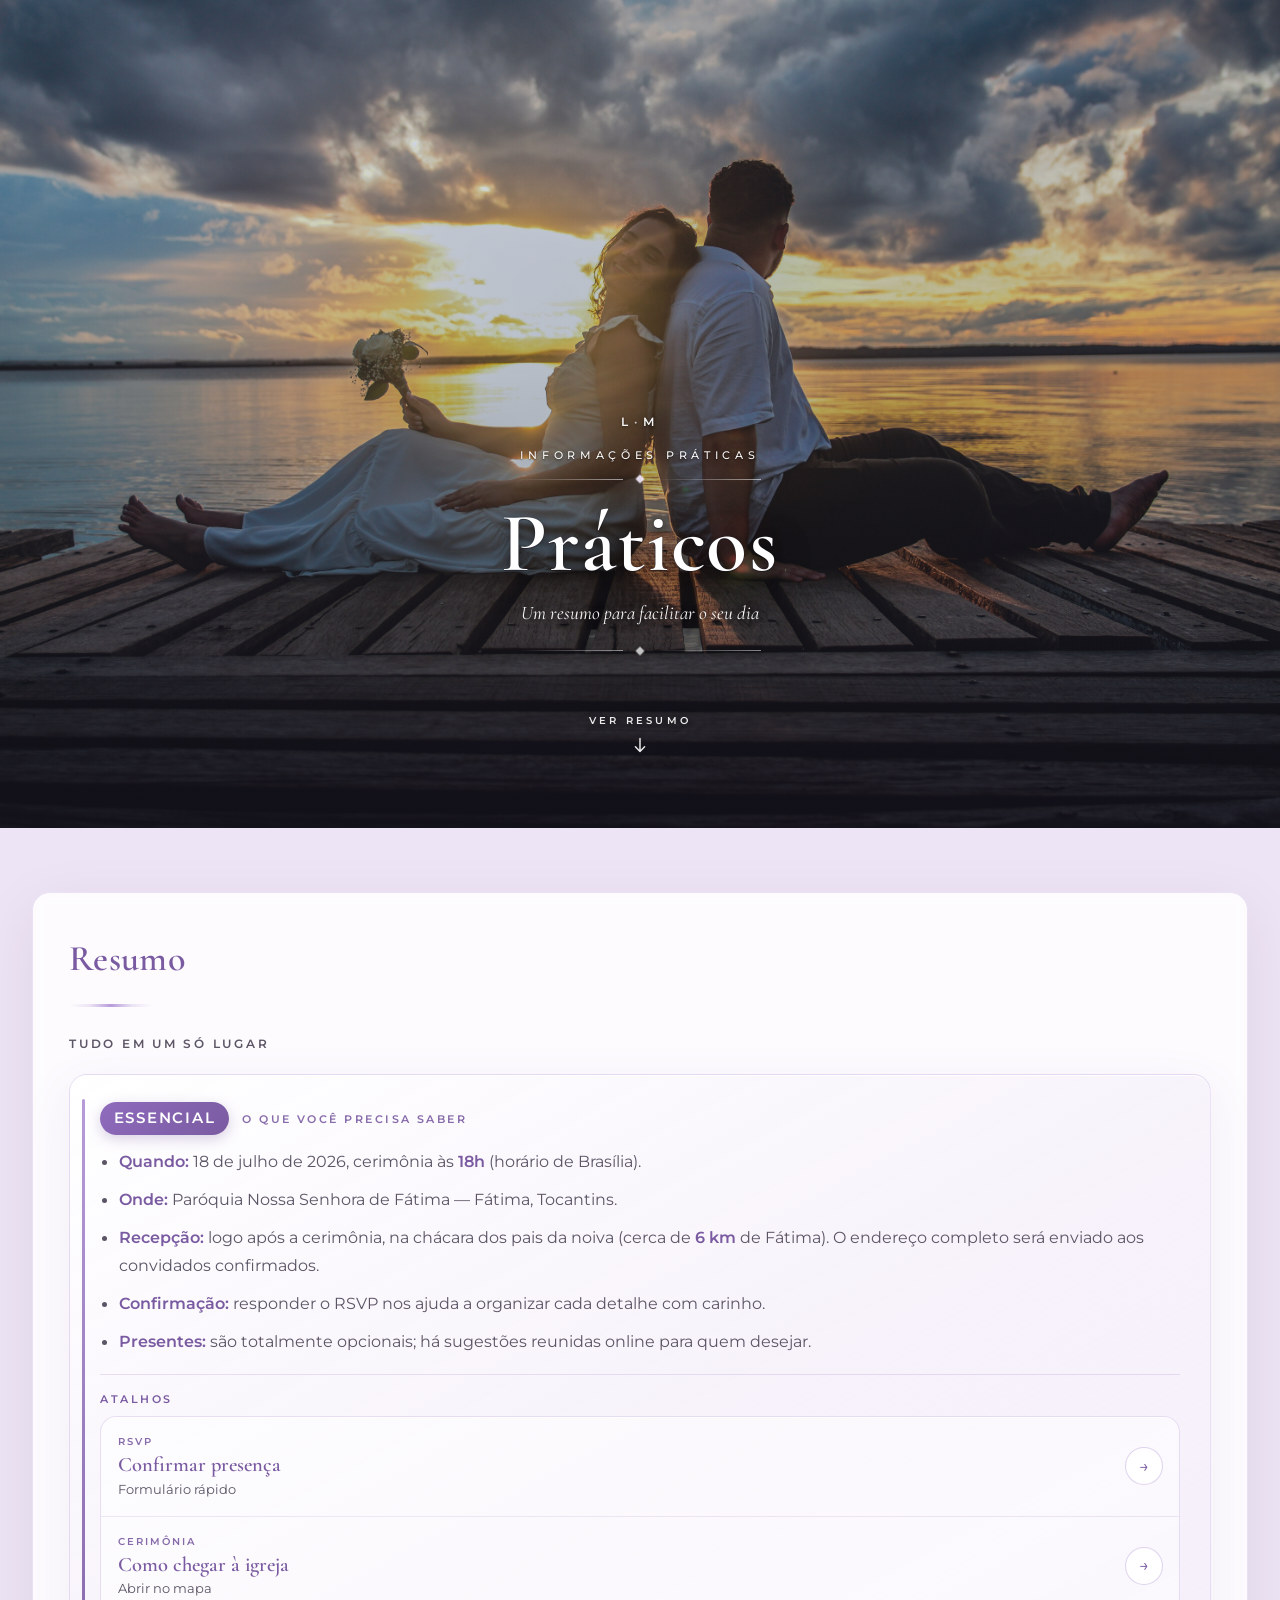
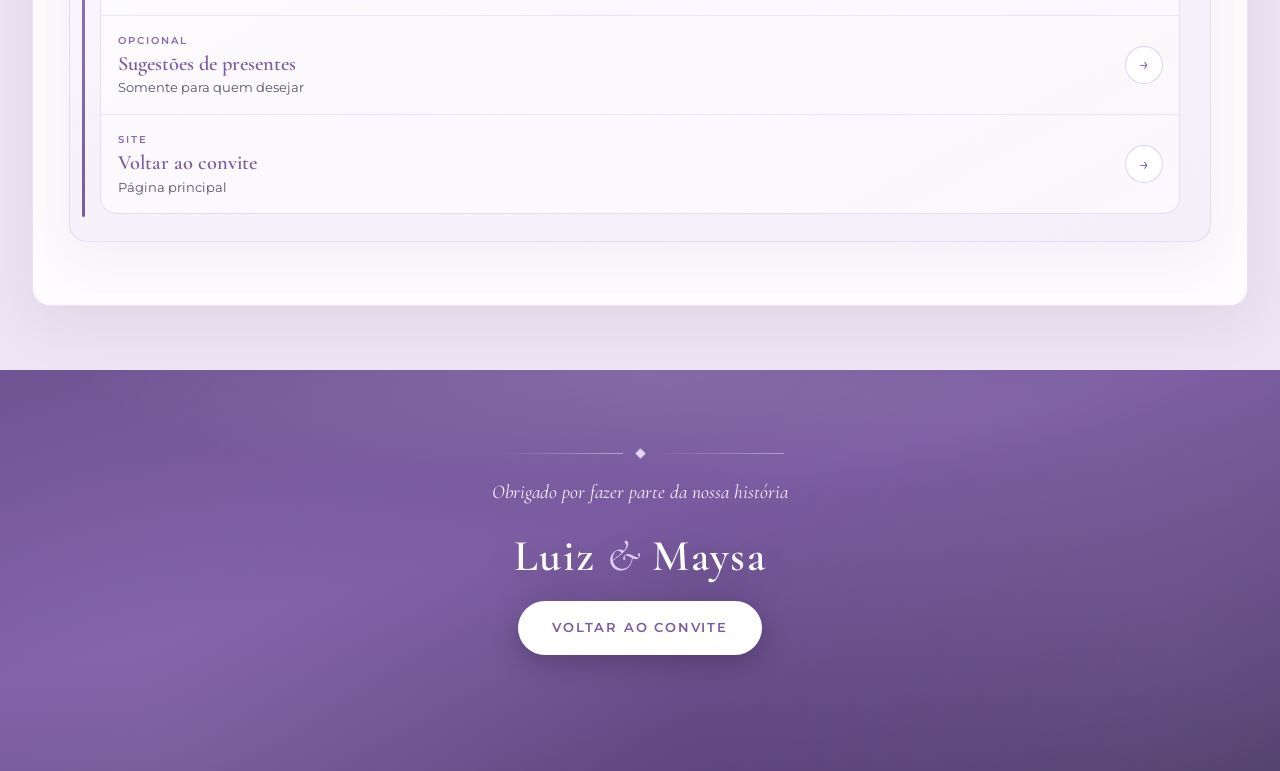
<file: praticos.html>
<!DOCTYPE html>
<html lang="pt-BR">
<head>
  <meta charset="UTF-8" />
  <meta name="viewport" content="width=device-width, initial-scale=1" />
  <meta name="description" content="Informações práticas do casamento de Luiz e Maysa — resumo, atalhos e orientações." />
  <meta name="theme-color" content="#7A5BA1" />

  <link rel="canonical" href="https://luizfreitas225.github.io/wedding-s2/praticos.html" />

  <title>Práticos — Luiz &amp; Maysa</title>
  <link rel="icon" href="assets/img/favicon.svg" type="image/svg+xml" />
  <link rel="preconnect" href="https://fonts.googleapis.com" />
  <link rel="preconnect" href="https://fonts.gstatic.com" crossorigin />
  <link href="https://fonts.googleapis.com/css2?family=Cormorant+Garamond:ital,wght@0,400;0,600;1,400&family=Montserrat:wght@300;400;500;600&display=swap" rel="stylesheet" />
  <link rel="stylesheet" href="assets/css/styles.css" />
</head>
<body>
  <a class="skip-link" href="#conteudo">Ir para o conteúdo</a>

  <header class="hero" role="banner">
    <div class="hero__overlay" aria-hidden="true"></div>
    <div class="hero__inner">
      <p class="hero__mono" aria-hidden="true"><span class="hero__mono-inner">L<span class="hero__mono-dot">·</span>M</span></p>
      <p class="hero__kicker">Informações práticas</p>
      <div class="hero__ornament hero__ornament--top" aria-hidden="true">
        <span class="hero__ornament-line"></span>
        <span class="hero__ornament-dash"></span>
        <span class="hero__ornament-line"></span>
      </div>
      <h1 class="hero__title">Práticos</h1>
      <p class="hero__tagline">Um resumo para facilitar o seu dia</p>
      <div class="hero__ornament hero__ornament--bottom" aria-hidden="true">
        <span class="hero__ornament-line"></span>
        <span class="hero__ornament-dash hero__ornament-dash--accent"></span>
        <span class="hero__ornament-line"></span>
      </div>
    </div>
    <a class="hero__scroll" href="#conteudo">
      <span class="hero__scroll-label">Ver resumo</span>
      <span class="hero__scroll-icon" aria-hidden="true">
        <svg width="22" height="22" viewBox="0 0 24 24" fill="none"><path d="M12 5v14m0 0 5-5m-5 5-5-5" stroke="currentColor" stroke-width="1.6" stroke-linecap="round" stroke-linejoin="round"/></svg>
      </span>
    </a>
  </header>

  <main id="conteudo">
    <section class="section section--alt reveal section-praticos" aria-labelledby="praticos-heading">
      <div class="container container--narrow">
        <h2 id="praticos-heading" class="section__title section__title--left">Resumo</h2>
        <div class="divider divider--left" aria-hidden="true"></div>
        <p class="section__lead section__lead--left praticos__lead">Tudo em um só lugar</p>
        <div class="praticos-panel">
          <p class="praticos__head">
            <span class="praticos__badge">Essencial</span>
            <span class="praticos__head-label">O que você precisa saber</span>
          </p>
          <ul class="praticos__list">
            <li>
              <strong>Quando:</strong>
              <time datetime="2026-07-18T18:00:00-03:00">18 de julho de 2026</time>, cerimônia às <strong>18h</strong> (horário de Brasília).
            </li>
            <li><strong>Onde:</strong> Paróquia Nossa Senhora de Fátima — Fátima, Tocantins.</li>
            <li>
              <strong>Recepção:</strong> logo após a cerimônia, na chácara dos pais da noiva (cerca de <strong>6&nbsp;km</strong> de Fátima).
              O endereço completo será enviado aos convidados confirmados.
            </li>
            <li><strong>Confirmação:</strong> responder o RSVP nos ajuda a organizar cada detalhe com carinho.</li>
            <li><strong>Presentes:</strong> são totalmente opcionais; há sugestões reunidas online para quem desejar.</li>
          </ul>

          <p class="praticos__links-label" id="praticos-links-label">Atalhos</p>
          <nav class="praticos__linknav" aria-labelledby="praticos-links-label">
            <ul class="praticos__linklist">
              <li>
                <a class="praticos__linkrow" href="https://docs.google.com/forms/d/e/1FAIpQLSdq5-guBArERO3fUkjivyZFFnHOv_QwwshnobO3IAewoBW6hA/viewform" target="_blank" rel="noopener noreferrer">
                  <span class="praticos__linkrow-copy">
                    <span class="praticos__linkrow-tag">RSVP</span>
                    <span class="praticos__linkrow-title">Confirmar presença</span>
                    <span class="praticos__linkrow-hint">Formulário rápido</span>
                  </span>
                  <span class="praticos__linkrow-go" aria-hidden="true">→</span>
                </a>
              </li>
              <li>
                <a class="praticos__linkrow" href="https://share.google/5ehPQvMoyHkPxjRzX" target="_blank" rel="noopener noreferrer">
                  <span class="praticos__linkrow-copy">
                    <span class="praticos__linkrow-tag">Cerimônia</span>
                    <span class="praticos__linkrow-title">Como chegar à igreja</span>
                    <span class="praticos__linkrow-hint">Abrir no mapa</span>
                  </span>
                  <span class="praticos__linkrow-go" aria-hidden="true">→</span>
                </a>
              </li>
              <li>
                <a class="praticos__linkrow" href="https://lista.havan.com.br/Convidado/ItensListaPresente/929205" target="_blank" rel="noopener noreferrer">
                  <span class="praticos__linkrow-copy">
                    <span class="praticos__linkrow-tag">Opcional</span>
                    <span class="praticos__linkrow-title">Sugestões de presentes</span>
                    <span class="praticos__linkrow-hint">Somente para quem desejar</span>
                  </span>
                  <span class="praticos__linkrow-go" aria-hidden="true">→</span>
                </a>
              </li>
              <li>
                <a class="praticos__linkrow" href="index.html#rsvp">
                  <span class="praticos__linkrow-copy">
                    <span class="praticos__linkrow-tag">Site</span>
                    <span class="praticos__linkrow-title">Voltar ao convite</span>
                    <span class="praticos__linkrow-hint">Página principal</span>
                  </span>
                  <span class="praticos__linkrow-go" aria-hidden="true">→</span>
                </a>
              </li>
            </ul>
          </nav>
        </div>
      </div>
    </section>
  </main>

  <footer class="footer reveal" role="contentinfo">
    <div class="footer__textures" aria-hidden="true"></div>
    <div class="footer__inner container">
      <div class="footer__ornament" aria-hidden="true">
        <span class="footer__orn-line"></span>
        <span class="footer__orn-dash"></span>
        <span class="footer__orn-line"></span>
      </div>
      <p class="footer__kicker">Obrigado por fazer parte da nossa história</p>
      <p class="footer__names">Luiz <span class="footer__ampersand">&amp;</span> Maysa</p>
      <p class="footer__cta">
        <a class="footer__btn" href="index.html">Voltar ao convite</a>
      </p>
    </div>
  </footer>

  <script src="assets/js/main.js" defer></script>
</body>
</html>
</file>
<file: assets/css/styles.css>
/* --- Variáveis (paleta lilás) --- */
:root {
  --bg: #f6f1fa;
  --bg-alt: #ede4f5;
  --lilac: #b79bd9;
  --lilac-deep: #7a5ba1;
  --line: #e5d9f2;
  --text: #2e2a35;
  --text-muted: #5c5566;
  --white: #fff;
  --hero-overlay: rgba(46, 42, 53, 0.45);
  --font-serif: "Cormorant Garamond", Georgia, serif;
  --font-sans: "Montserrat", system-ui, sans-serif;
  --radius: 12px;
  --shadow: 0 8px 32px rgba(122, 91, 161, 0.12);
  --shadow-strong: 0 14px 50px rgba(46, 42, 53, 0.14);
  --transition: 0.25s ease;
}

*,
*::before,
*::after {
  box-sizing: border-box;
}

html {
  scroll-behavior: smooth;
}

/* Evita qualquer overflow horizontal acidental */
html,
body {
  max-width: 100%;
  overflow-x: clip;
}

@media (prefers-reduced-motion: reduce) {
  html {
    scroll-behavior: auto;
  }
  .reveal {
    opacity: 1 !important;
    transform: none !important;
    transition: none !important;
  }
  .hero__scroll-icon {
    animation: none;
  }
}

body {
  margin: 0;
  font-family: var(--font-sans);
  font-weight: 400;
  font-size: 1rem;
  line-height: 1.65;
  color: var(--text);
  background: var(--bg);
  overflow-x: clip;
}

main {
  position: relative;
  isolation: isolate;
  overflow-x: clip;
}

main::before,
main::after {
  content: "";
  position: absolute;
  z-index: -1;
  width: 520px;
  height: 520px;
  border-radius: 50%;
  background: radial-gradient(circle at 30% 30%, rgba(183, 155, 217, 0.35), rgba(183, 155, 217, 0) 60%);
  filter: blur(2px);
  pointer-events: none;
}

main::before {
  top: 120px;
  left: -260px;
}

main::after {
  bottom: 220px;
  right: -280px;
  background: radial-gradient(circle at 30% 30%, rgba(122, 91, 161, 0.22), rgba(122, 91, 161, 0) 60%);
}

.skip-link {
  position: absolute;
  top: -100px;
  left: 1rem;
  z-index: 200;
  padding: 0.75rem 1rem;
  background: var(--lilac-deep);
  color: var(--white);
  font-weight: 500;
  text-decoration: none;
  border-radius: var(--radius);
  transition: top var(--transition);
}

.skip-link:focus {
  top: 1rem;
  outline: 2px solid var(--white);
  outline-offset: 2px;
}

img {
  max-width: 100%;
  height: auto;
  display: block;
}

/* --- Hero ---
   Mobile: alta o suficiente + espaçador médio para não cobrir os rostos.
   Desktop: altura travada ~1 viewport; espaçador cresce só por dentro dessa área.
*/
.hero {
  position: relative;
  display: flex;
  flex-direction: column;
  justify-content: flex-start;
  align-items: center;
  text-align: center;
  padding: clamp(1.25rem, 4vh, 2rem) 1rem clamp(5.5rem, 15vh, 8.5rem);
  box-sizing: border-box;
  color: var(--white);
  background-color: var(--lilac-deep);
  background-image: url("../img/46-2.jpg");
  background-position: center 28%;
  background-size: cover;
  background-repeat: no-repeat;
  min-height: min(88dvh, 92vh, 760px);
}

.hero::before {
  content: "";
  flex: 1 1 0;
  min-height: clamp(18vh, 30vw, 40vh);
  max-height: 48vh;
  width: 100%;
  pointer-events: none;
}

@media (min-width: 900px) {
  .hero {
    height: min(92svh, 92vh);
    min-height: 0;
    max-height: min(92svh, 92vh);
    padding-bottom: clamp(3rem, 7.5vh, 5.25rem);
    overflow: clip;
  }

  .hero::before {
    flex: 1 1 auto;
    min-height: clamp(12vh, 18vh, 22vh);
    max-height: none;
  }
}

@media (min-width: 900px) and (max-height: 720px) {
  /* Notebooks curtos */
  .hero::before {
    min-height: 6vh;
  }

  .hero__inner {
    padding-block: clamp(1.25rem, 3vh, 1.85rem);
  }

  .hero__scroll {
    margin-top: clamp(0.5rem, 2vh, 1rem);
  }
}

.hero.hero--no-photo {
  background-image: radial-gradient(ellipse 80% 65% at 50% 18%, rgba(183, 155, 217, 0.35), transparent 62%),
    linear-gradient(165deg, #5f4582 0%, var(--lilac-deep) 45%, #2e2a44 100%);
}

.hero__overlay {
  position: absolute;
  inset: 0;
  /* Foto visível; leve vinheta no rodapé só para o texto respirar (sem card fosco) */
  background:
    radial-gradient(ellipse 130% 70% at 50% 100%, rgba(15, 12, 24, 0.42), transparent 58%),
    radial-gradient(circle at 18% 12%, rgba(183, 155, 217, 0.1), transparent 50%),
    radial-gradient(circle at 82% 20%, rgba(122, 91, 161, 0.08), transparent 48%),
    linear-gradient(
      180deg,
      rgba(20, 18, 28, 0.02) 0%,
      rgba(20, 18, 28, 0.06) 42%,
      rgba(20, 18, 28, 0.28) 78%,
      rgba(20, 18, 28, 0.68) 100%
    );
}

.hero__inner {
  position: relative;
  z-index: 1;
  flex: 0 0 auto;
  padding: clamp(1.15rem, 3.5vw, 2rem) clamp(0.75rem, 3vw, 1.25rem);
  width: min(42rem, 100% - 1.5rem);
  max-width: 42rem;
  margin: 0 auto;
}

.hero__mono {
  margin: 0 0 0.85rem;
  font-family: var(--font-sans);
  font-size: clamp(0.65rem, 1.8vw, 0.72rem);
  font-weight: 600;
  letter-spacing: 0.55em;
  text-transform: uppercase;
  color: rgba(255, 255, 255, 0.95);
  text-shadow:
    0 0 18px rgba(0, 0, 0, 0.45),
    0 1px 3px rgba(0, 0, 0, 0.55);
}

.hero__mono-inner {
  letter-spacing: 0.42em;
}

.hero__mono-dot {
  opacity: 0.75;
  margin: 0 0.1em;
}

.hero__kicker {
  font-family: var(--font-sans);
  font-size: 0.7rem;
  font-weight: 500;
  letter-spacing: 0.42em;
  text-transform: uppercase;
  margin: 0 0 0.75rem;
  color: rgba(255, 255, 255, 0.96);
  text-shadow:
    0 0 16px rgba(0, 0, 0, 0.4),
    0 1px 2px rgba(0, 0, 0, 0.5);
}

.hero__ornament {
  display: flex;
  align-items: center;
  justify-content: center;
  gap: 0.85rem;
  margin: 0.25rem 0 1.1rem;
  opacity: 0.92;
}

.hero__ornament--bottom {
  margin-top: 1.25rem;
  margin-bottom: 0;
  opacity: 0.82;
}

.hero__ornament-line {
  flex: 1;
  max-width: 6.5rem;
  height: 1px;
  background: linear-gradient(90deg, transparent, rgba(255, 255, 255, 0.6));
  box-shadow: 0 0 12px rgba(0, 0, 0, 0.25);
}

.hero__ornament-dash {
  width: 6px;
  height: 6px;
  border-radius: 1px;
  background: rgba(244, 234, 255, 0.98);
  transform: rotate(45deg);
  box-shadow:
    0 0 0 1px rgba(255, 255, 255, 0.25),
    0 4px 12px rgba(0, 0, 0, 0.35);
}

.hero__ornament-dash--accent {
  background: rgba(255, 255, 255, 0.9);
}

.hero__title {
  font-family: var(--font-serif);
  font-size: clamp(3rem, 11vw, 5.25rem);
  font-weight: 600;
  line-height: 1.03;
  margin: 0 0 0.85rem;
  letter-spacing: 0.02em;
  color: var(--white);
  /* Contorno só com sombras — destaque sobre a foto, sem blur no fundo */
  text-shadow:
    0 0 1px rgba(20, 18, 28, 0.9),
    0 1px 0 rgba(20, 18, 28, 0.35),
    0 3px 12px rgba(0, 0, 0, 0.45),
    0 10px 40px rgba(0, 0, 0, 0.42),
    0 0 60px rgba(0, 0, 0, 0.2);
}

.hero__amp {
  font-style: italic;
  font-weight: 400;
  color: #f4eaff;
  text-shadow:
    0 0 22px rgba(122, 91, 161, 0.55),
    0 2px 14px rgba(0, 0, 0, 0.5);
}

.hero__date {
  display: block;
  font-family: var(--font-serif);
  font-size: clamp(1.35rem, 4.2vw, 1.95rem);
  margin: 0 0 0.6rem;
  font-weight: 500;
  color: rgba(255, 255, 255, 0.97);
  text-shadow:
    0 1px 0 rgba(0, 0, 0, 0.35),
    0 4px 20px rgba(0, 0, 0, 0.4);
}

.hero__tagline {
  font-family: var(--font-serif);
  font-style: italic;
  font-size: clamp(1rem, 2.8vw, 1.2rem);
  font-weight: 400;
  margin: 0 0 1.05rem;
  line-height: 1.45;
  color: rgba(255, 255, 255, 0.96);
  text-shadow:
    0 0 14px rgba(0, 0, 0, 0.35),
    0 2px 10px rgba(0, 0, 0, 0.4);
}

.hero__place {
  font-size: 0.82rem;
  font-weight: 500;
  margin: 0 0 1rem;
  letter-spacing: 0.18em;
  text-transform: uppercase;
  color: rgba(255, 255, 255, 0.95);
  text-shadow:
    0 0 10px rgba(0, 0, 0, 0.4),
    0 2px 6px rgba(0, 0, 0, 0.45);
}

.hero__pill {
  display: inline-flex;
  align-items: baseline;
  justify-content: center;
  gap: 0.5rem;
  margin: 0;
  padding: 0.45rem 1.05rem;
  border-radius: 999px;
  font-family: var(--font-sans);
  font-size: 0.75rem;
  font-weight: 600;
  letter-spacing: 0.16em;
  text-transform: uppercase;
  color: var(--white);
  background: transparent;
  border: 1px solid rgba(255, 255, 255, 0.55);
  box-shadow:
    0 0 0 1px rgba(20, 18, 28, 0.15),
    0 4px 20px rgba(0, 0, 0, 0.2);
  text-shadow:
    0 1px 2px rgba(0, 0, 0, 0.55),
    0 4px 16px rgba(0, 0, 0, 0.35);
}

.hero__pill-dot {
  opacity: 0.65;
}

.hero__scroll {
  position: relative;
  z-index: 2;
  flex: 0 0 auto;
  align-self: center;
  margin-top: clamp(1rem, 3vh, 1.65rem);
  margin-bottom: 0;
  left: auto;
  transform: none;
  bottom: auto;
  display: inline-flex;
  flex-direction: column;
  align-items: center;
  gap: 0.35rem;
  text-decoration: none;
  color: rgba(255, 255, 255, 0.95);
  font-size: 0.62rem;
  font-weight: 600;
  letter-spacing: 0.32em;
  text-transform: uppercase;
  text-shadow:
    0 0 14px rgba(0, 0, 0, 0.4),
    0 2px 6px rgba(0, 0, 0, 0.45);
  opacity: 0.96;
  transition: color var(--transition), opacity var(--transition);
}

.hero__scroll:hover {
  color: var(--white);
  opacity: 1;
}

.hero__scroll:focus-visible {
  outline: 2px solid rgba(215, 198, 240, 0.95);
  outline-offset: 6px;
  border-radius: 8px;
}

.hero__scroll-icon {
  animation: hero-bob 2.4s ease-in-out infinite;
}

@keyframes hero-bob {
  0%,
  100% {
    transform: translateY(0);
  }
  50% {
    transform: translateY(6px);
  }
}

/* --- Layout --- */
.container {
  width: 100%;
  max-width: 960px;
  margin: 0 auto;
  padding: 0 1.25rem;
}

.container--narrow {
  max-width: 40rem;
}

@media (min-width: 1024px) {
  .container {
    max-width: min(1180px, calc(100vw - 2.75rem));
    padding-inline: clamp(1.75rem, 3vw, 3rem);
  }

  .container--narrow {
    max-width: min(56rem, calc(100vw - 3rem));
  }

  .section > .container--narrow {
    padding: clamp(1.5rem, 2.5vw, 2.75rem) clamp(1.65rem, 3.5vw, 3rem);
  }

  .section--alt > .container:not(.container--narrow),
  .section > .container:not(.container--narrow) {
    padding-inline: clamp(1.65rem, 3vw, 3rem);
  }

  .section__copy .section__text {
    max-width: min(78ch, 100%);
  }

  .section__grid {
    gap: clamp(2rem, 3.75vw, 3.75rem);
  }
}

@media (min-width: 1280px) {
  .container {
    max-width: min(1280px, calc(100vw - 4rem));
  }

  .section__grid {
    grid-template-columns: 1.25fr 0.85fr;
  }

  .section__grid--reverse {
    grid-template-columns: 0.85fr 1.25fr;
  }
}

.section {
  padding: clamp(3.25rem, 5vw, 5.25rem) 0;
}

.section--alt {
  background: var(--bg-alt);
}

.section--countdown {
  padding-top: 3.5rem;
}

/* --- Cards de conteúdo (visual mais profissional) --- */
.section > .container--narrow {
  background: rgba(255, 255, 255, 0.82);
  border: 1px solid rgba(183, 155, 217, 0.28);
  border-radius: 18px;
  box-shadow: 0 16px 60px rgba(46, 42, 53, 0.08);
  padding: clamp(1.25rem, 3vw, 2.25rem);
  backdrop-filter: blur(6px);
}

.section--alt > .container--narrow {
  background: rgba(255, 255, 255, 0.86);
}

.section--alt > .container:not(.container--narrow) {
  background: rgba(255, 255, 255, 0.72);
  border: 1px solid rgba(183, 155, 217, 0.18);
  border-radius: 18px;
  box-shadow: 0 16px 60px rgba(46, 42, 53, 0.08);
  padding: clamp(1.25rem, 3vw, 2.25rem);
}

.section > .container:not(.container--narrow) {
  padding-top: clamp(1.25rem, 3vw, 2.25rem);
  padding-bottom: clamp(1.25rem, 3vw, 2.25rem);
  border-radius: 18px;
}

strong {
  font-weight: 600;
}

.section__title {
  font-family: var(--font-serif);
  font-size: clamp(1.75rem, 4vw, 2.25rem);
  font-weight: 600;
  text-align: center;
  margin: 0 0 0.25rem;
  color: var(--lilac-deep);
  letter-spacing: 0.01em;
}

.section__lead {
  font-family: var(--font-serif);
  font-size: 1.35rem;
  text-align: center;
  margin: 0 0 1rem;
  color: var(--lilac-deep);
}

.section__text {
  margin: 0 0 1rem;
  color: var(--text);
  text-align: center;
  text-wrap: pretty;
  max-width: 62ch;
  margin-left: auto;
  margin-right: auto;
}

.section__text--muted {
  color: var(--text-muted);
  font-size: 0.95rem;
}

.section__text--gift {
  font-size: 1.05rem;
  line-height: 1.75;
}

.section__hint {
  margin: 1.25rem 0 0;
  text-align: center;
  color: var(--text-muted);
}

.divider {
  width: 84px;
  height: 3px;
  background: linear-gradient(90deg, transparent, rgba(183, 155, 217, 0.25), var(--lilac), rgba(183, 155, 217, 0.25), transparent);
  margin: 1rem auto 1.75rem;
  border-radius: 1px;
}

.divider--center {
  margin-left: auto;
  margin-right: auto;
}

.divider--left {
  margin-left: 0;
  margin-right: auto;
}

.section__title--left,
.section__lead--left,
.section__text--left,
.section__hint--left {
  text-align: left;
}

.section__actions--left {
  display: flex;
  justify-content: flex-start;
}

/* --- RSVP: faixa destacada --- */
.section-rsvp {
  position: relative;
  z-index: 0;
  padding: clamp(4rem, 9vw, 6.75rem) 0;
  background:
    radial-gradient(ellipse 92% 58% at 50% -8%, rgba(183, 155, 217, 0.35), transparent 60%),
    radial-gradient(ellipse 65% 40% at 92% 88%, rgba(143, 107, 189, 0.14), transparent 52%),
    linear-gradient(180deg, rgba(246, 241, 250, 0.98) 0%, rgba(255, 255, 255, 0.94) 42%, rgba(237, 228, 245, 0.55) 100%);
  border-block: 1px solid rgba(122, 91, 161, 0.17);
}

.section-rsvp.section-rsvp--focus::before {
  content: "";
  position: absolute;
  top: 0;
  left: 50%;
  transform: translateX(-50%);
  width: min(16rem, 52vw);
  height: 5px;
  border-radius: 999px;
  background: linear-gradient(
    90deg,
    transparent,
    rgba(183, 155, 217, 0.45) 18%,
    var(--lilac-deep) 50%,
    rgba(183, 155, 217, 0.45) 82%,
    transparent
  );
  box-shadow: 0 6px 24px rgba(122, 91, 161, 0.22);
  z-index: 1;
}

.section-rsvp > .container--narrow.section-rsvp__card {
  position: relative;
  z-index: 2;
  border-radius: 22px;
  border-color: rgba(122, 91, 161, 0.34);
  background: rgba(255, 255, 255, 0.94);
  box-shadow:
    0 0 0 1px rgba(122, 91, 161, 0.14),
    0 0 0 7px rgba(183, 155, 217, 0.14),
    0 12px 42px rgba(122, 91, 161, 0.11),
    0 36px 104px rgba(122, 91, 161, 0.16),
    inset 0 1px 0 rgba(255, 255, 255, 1);
}

.section-rsvp.section-rsvp--focus .section__title.section__title--left {
  font-size: clamp(2rem, 5vw, 2.62rem);
  letter-spacing: 0.02em;
}

.section-rsvp.section-rsvp--focus .rsvp-panel {
  border-color: rgba(122, 91, 161, 0.38);
  box-shadow:
    0 20px 64px rgba(122, 91, 161, 0.14),
    inset 0 1px 0 rgba(255, 255, 255, 1);
}

/* --- Cerimônia, Recepção, RSVP, Presentes, História & Práticos: painel editorial --- */
.section-cerimony .section__lead.cerimony__lead,
.section-recepcao .section__lead.recepcao__lead,
.section-rsvp .section__lead.rsvp__lead,
.section-presentes .section__lead.presentes__lead,
.section-historia .section__lead.historia__lead,
.section-praticos .section__lead.praticos__lead {
  font-family: var(--font-sans);
  font-size: 0.72rem;
  font-weight: 600;
  letter-spacing: 0.24em;
  text-transform: uppercase;
  color: var(--text-muted);
  margin: 0 0 1.2rem;
}

.section-cerimony .section__lead time {
  color: inherit;
}

.cerimony-panel,
.recep-panel,
.rsvp-panel,
.presentes-panel,
.historia-panel,
.praticos-panel {
  position: relative;
  margin: 0 0 1.65rem;
  padding: clamp(1.25rem, 3.2vw, 1.7rem) clamp(1.2rem, 3vw, 1.85rem);
  padding-left: clamp(1.45rem, 3.5vw, 1.9rem);
  border-radius: 18px;
  background: linear-gradient(152deg, rgba(255, 255, 255, 0.97) 0%, rgba(246, 241, 250, 0.92) 50%, rgba(237, 228, 245, 0.55) 100%);
  border: 1px solid rgba(183, 155, 217, 0.28);
  box-shadow:
    0 14px 48px rgba(122, 91, 161, 0.09),
    inset 0 1px 0 rgba(255, 255, 255, 1);
}

.cerimony-panel::before,
.recep-panel::before,
.rsvp-panel::before,
.presentes-panel::before,
.historia-panel::before,
.praticos-panel::before {
  content: "";
  position: absolute;
  left: 12px;
  top: clamp(14px, 18%, 24px);
  bottom: clamp(14px, 18%, 24px);
  width: 3px;
  border-radius: 3px;
  background: linear-gradient(180deg, var(--lilac) 0%, var(--lilac-deep) 100%);
}

.cerimony__hora,
.recep__head,
.rsvp__head,
.presentes__head,
.historia__head,
.praticos__head {
  margin: 0 0 0.8rem;
  display: flex;
  flex-wrap: wrap;
  align-items: baseline;
  gap: 0.55rem 0.85rem;
  font-family: var(--font-sans);
  font-size: 0.7rem;
  font-weight: 600;
  letter-spacing: 0.22em;
  text-transform: uppercase;
  color: var(--lilac-deep);
}

.cerimony__hora-num,
.recep__badge,
.rsvp__badge,
.presentes__badge,
.historia__badge,
.praticos__badge {
  letter-spacing: 0.12em;
  font-size: 0.92rem;
  color: var(--white);
  background: linear-gradient(135deg, #8f6bbd 0%, var(--lilac-deep) 100%);
  padding: 0.28rem 0.82rem;
  border-radius: 999px;
  box-shadow: 0 4px 14px rgba(122, 91, 161, 0.28);
}

.section-rsvp .rsvp__badge {
  box-shadow: 0 6px 20px rgba(122, 91, 161, 0.35);
}

.cerimony__hora-label,
.recep__head-label,
.rsvp__head-label,
.presentes__head-label,
.historia__head-label,
.praticos__head-label {
  opacity: 0.9;
}

.cerimony__church,
.recep__venue,
.rsvp__title,
.presentes__title {
  margin: 0 0 0.38rem;
  font-family: var(--font-serif);
  font-size: clamp(1.55rem, 3.5vw, 2rem);
  font-weight: 600;
  line-height: 1.22;
  color: var(--lilac-deep);
}

.presentes__text {
  margin: 0 0 1.05rem;
  font-family: var(--font-sans);
  font-size: clamp(0.95rem, 2vw, 1.02rem);
  font-weight: 400;
  line-height: 1.7;
  color: var(--text-muted);
}

.presentes__actions {
  margin: 1.05rem 0 0;
  padding-top: 1.1rem;
  border-top: 1px solid rgba(183, 155, 217, 0.32);
}

.presentes__actions .btn--presentes {
  margin-top: 0;
}

.rsvp__text {
  margin: 0 0 1.05rem;
  font-family: var(--font-sans);
  font-size: clamp(0.95rem, 2vw, 1.02rem);
  font-weight: 400;
  line-height: 1.65;
  color: var(--text-muted);
}

.rsvp__actions {
  margin: 1.05rem 0 0;
  padding-top: 1.1rem;
  border-top: 1px solid rgba(183, 155, 217, 0.32);
}

.rsvp__actions .btn--rsvp {
  margin-top: 0;
}

.cerimony__town,
.recep__detail {
  margin: 0;
  font-family: var(--font-serif);
  font-style: italic;
  font-size: clamp(1.03rem, 2.35vw, 1.18rem);
  font-weight: 400;
  color: var(--text-muted);
}

.recep__note {
  margin: 0.95rem 0 0;
  padding-top: 0.95rem;
  border-top: 1px solid rgba(183, 155, 217, 0.28);
  font-family: var(--font-sans);
  font-size: 0.92rem;
  font-weight: 400;
  line-height: 1.6;
  color: var(--text-muted);
}

.praticos__list {
  margin: 0 0 1.15rem;
  padding: 0 0 0 1.15rem;
  font-family: var(--font-sans);
  font-size: clamp(0.94rem, 2vw, 1.02rem);
  font-weight: 400;
  line-height: 1.7;
  color: var(--text-muted);
}

.praticos__list li {
  margin: 0 0 0.65rem;
  text-wrap: pretty;
}

.praticos__list li:last-child {
  margin-bottom: 0;
}

.praticos__list strong {
  color: var(--lilac-deep);
  font-weight: 600;
}

.praticos__links-label {
  margin: 0 0 0.5rem;
  padding-top: 0.92rem;
  border-top: 1px solid rgba(183, 155, 217, 0.3);
  font-family: var(--font-sans);
  font-size: 0.7rem;
  font-weight: 600;
  letter-spacing: 0.22em;
  text-transform: uppercase;
  color: var(--lilac-deep);
}

.praticos__linknav {
  margin: 0;
}

.praticos__linklist {
  list-style: none;
  margin: 0;
  padding: 0;
  border-radius: 16px;
  overflow: hidden;
  border: 1px solid rgba(183, 155, 217, 0.3);
  background: rgba(255, 255, 255, 0.55);
  box-shadow: inset 0 1px 0 rgba(255, 255, 255, 0.85);
}

.praticos__linklist li + li {
  border-top: 1px solid rgba(183, 155, 217, 0.22);
}

.praticos__linkrow {
  display: flex;
  align-items: center;
  justify-content: space-between;
  gap: 1rem;
  padding: 1rem 1.05rem;
  text-decoration: none;
  color: inherit;
  transition: background var(--transition);
}

.praticos__linkrow:hover {
  background: rgba(255, 255, 255, 0.95);
}

.praticos__linkrow:focus-visible {
  outline: 2px solid var(--lilac-deep);
  outline-offset: -2px;
}

.praticos__linkrow-copy {
  display: flex;
  flex-direction: column;
  align-items: flex-start;
  gap: 0.18rem;
  min-width: 0;
}

.praticos__linkrow-tag {
  font-family: var(--font-sans);
  font-size: 0.62rem;
  font-weight: 600;
  letter-spacing: 0.2em;
  text-transform: uppercase;
  color: var(--lilac-deep);
  opacity: 0.9;
}

.praticos__linkrow-title {
  font-family: var(--font-serif);
  font-size: clamp(1.12rem, 2.5vw, 1.28rem);
  font-weight: 600;
  line-height: 1.25;
  color: var(--lilac-deep);
}

.praticos__linkrow-hint {
  font-family: var(--font-sans);
  font-size: 0.8rem;
  font-weight: 400;
  line-height: 1.45;
  color: var(--text-muted);
}

.praticos__linkrow-go {
  flex-shrink: 0;
  width: 2.38rem;
  height: 2.38rem;
  display: grid;
  place-items: center;
  border-radius: 50%;
  font-size: 1.06rem;
  line-height: 1;
  color: var(--lilac-deep);
  background: rgba(255, 255, 255, 0.94);
  border: 1px solid rgba(183, 155, 217, 0.45);
  transition: transform var(--transition), background var(--transition), color var(--transition), border-color var(--transition), box-shadow var(--transition);
}

.praticos__linkrow:hover .praticos__linkrow-go {
  transform: translateX(3px);
  color: var(--white);
  border-color: transparent;
  background: linear-gradient(135deg, #8f6bbd 0%, var(--lilac-deep) 100%);
  box-shadow: 0 6px 18px rgba(122, 91, 161, 0.28);
}

.historia__para {
  margin: 0 0 1.05rem;
  font-family: var(--font-sans);
  font-size: clamp(0.95rem, 2vw, 1.02rem);
  font-weight: 400;
  line-height: 1.7;
  color: var(--text-muted);
  text-wrap: pretty;
}

.historia__para:last-child {
  margin-bottom: 0;
}

@media (max-width: 819px) {
  .rsvp__actions.section__actions--left {
    justify-content: center;
    width: 100%;
  }

  .rsvp__actions .btn--rsvp {
    margin-left: auto;
    margin-right: auto;
  }

  .presentes__actions.section__actions--left {
    justify-content: center;
    width: 100%;
  }

  .presentes__actions .btn--presentes {
    margin-left: auto;
    margin-right: auto;
  }

  .cerimony-panel::before,
  .recep-panel::before,
  .rsvp-panel::before,
  .presentes-panel::before,
  .historia-panel::before,
  .praticos-panel::before {
    left: 16px;
  }

  .cerimony__hora,
  .recep__head,
  .rsvp__head,
  .presentes__head,
  .historia__head,
  .praticos__head {
    justify-content: center;
  }

  .cerimony__church,
  .cerimony__town,
  .recep__venue,
  .recep__detail,
  .recep__note,
  .rsvp__title,
  .rsvp__text,
  .presentes__title,
  .presentes__text,
  .historia__para,
  .praticos__links-label {
    text-align: center;
    margin-left: auto;
    margin-right: auto;
  }

  .praticos__list {
    max-width: 26rem;
    margin-left: auto;
    margin-right: auto;
    text-align: left;
  }

  .praticos__linknav {
    max-width: 26rem;
    margin-left: auto;
    margin-right: auto;
  }

  .praticos__linkrow {
    flex-direction: column;
    align-items: center;
    text-align: center;
    padding: 1.1rem 1rem;
  }

  .praticos__linkrow-copy {
    align-items: center;
  }

  .praticos__linkrow-go {
    margin-top: 0.2rem;
  }

  .historia-panel .historia__para {
    text-align: left;
    margin-left: 0;
    margin-right: 0;
  }

  .cerimony-panel,
  .recep-panel,
  .rsvp-panel,
  .presentes-panel,
  .historia-panel,
  .praticos-panel {
    margin-left: auto;
    margin-right: auto;
    max-width: 26rem;
    padding-inline: clamp(1.75rem, 5vw, 2rem);
  }
}

@media (prefers-reduced-motion: reduce) {
  .cerimony__hora-num,
  .recep__badge,
  .rsvp__badge,
  .presentes__badge,
  .historia__badge,
  .praticos__badge {
    box-shadow: none;
  }

  .praticos__linkrow,
  .praticos__linkrow-go {
    transition: none;
  }

  .praticos__linkrow:hover .praticos__linkrow-go {
    transform: none;
  }
}

/* --- Grid editorial (texto + imagem) --- */
.section__grid {
  display: grid;
  grid-template-columns: 1fr;
  gap: 1.25rem;
  align-items: center;
}

.section__copy {
  min-width: 0;
}

.section__media {
  margin: 0;
}

.section__mediaBtn {
  width: 100%;
  border: 1px solid rgba(183, 155, 217, 0.22);
  padding: 0;
  background: transparent;
  cursor: pointer;
  border-radius: 18px;
  overflow: hidden;
  box-shadow: 0 16px 60px rgba(46, 42, 53, 0.12);
  transition: transform var(--transition), box-shadow var(--transition), filter var(--transition);
}

.section__mediaBtn:hover {
  transform: translateY(-2px);
  box-shadow: var(--shadow-strong);
  filter: saturate(1.02);
}

.section__mediaBtn:focus-visible {
  outline: 2px solid var(--lilac-deep);
  outline-offset: 3px;
}

.section__img {
  width: 100%;
  height: auto;
  aspect-ratio: 4 / 5;
  object-fit: cover;
  display: block;
}

/* Mobile: quando vira 1 coluna, centraliza o texto novamente */
@media (max-width: 819px) {
  .divider--left {
    margin-left: auto;
    margin-right: auto;
  }

  .section__title--left,
  .section__lead--left,
  .section__text--left,
  .section__hint--left {
    text-align: center;
  }

  .section__actions--left {
    justify-content: center;
  }
}

@media (min-width: 820px) {
  .section__grid {
    grid-template-columns: 1.15fr 0.85fr;
    gap: 2rem;
  }

  .section__grid--reverse {
    grid-template-columns: 0.85fr 1.15fr;
  }

  .section__grid--reverse .section__copy {
    order: 2;
  }
}

/* --- Countdown --- */
.countdown {
  display: flex;
  flex-wrap: wrap;
  justify-content: center;
  gap: 1rem 1.5rem;
  margin: 1.5rem 0 0.5rem;
}

.countdown__item {
  min-width: 4.5rem;
  text-align: center;
  padding: 1rem 0.75rem;
  background: var(--white);
  border-radius: var(--radius);
  box-shadow: var(--shadow);
  border: 1px solid rgba(183, 155, 217, 0.35);
}

.countdown__num {
  display: block;
  font-family: var(--font-serif);
  font-size: clamp(1.75rem, 5vw, 2.25rem);
  font-weight: 600;
  color: var(--lilac-deep);
  line-height: 1.1;
}

.countdown__label {
  font-size: 0.7rem;
  font-weight: 500;
  letter-spacing: 0.12em;
  text-transform: uppercase;
  color: var(--text-muted);
}

.countdown__note {
  text-align: center;
  font-size: 0.85rem;
  color: var(--text-muted);
  margin: 1.25rem 0 0;
}

/* --- Buttons --- */
.btn {
  display: inline-flex;
  align-items: center;
  justify-content: center;
  margin: 1.25rem auto 0;
  padding: 0.9rem 1.75rem;
  font-family: var(--font-sans);
  font-size: 0.875rem;
  font-weight: 500;
  letter-spacing: 0.08em;
  text-transform: uppercase;
  text-decoration: none;
  color: var(--white);
  background: var(--lilac-deep);
  border: 2px solid var(--lilac-deep);
  border-radius: 999px;
  transition: background var(--transition), color var(--transition), transform var(--transition), box-shadow var(--transition), filter var(--transition);
  box-shadow: 0 10px 30px rgba(122, 91, 161, 0.18);
}

.btn:hover {
  background: #684a8a;
  border-color: #684a8a;
  transform: translateY(-1px);
  box-shadow: 0 14px 40px rgba(122, 91, 161, 0.28);
}

.btn--rsvp {
  padding: 1rem 2.1rem;
  font-size: 0.9rem;
  font-weight: 600;
  letter-spacing: 0.1em;
  box-shadow: 0 12px 36px rgba(122, 91, 161, 0.28), 0 4px 12px rgba(122, 91, 161, 0.15);
}

.btn--rsvp:hover {
  box-shadow: 0 18px 48px rgba(122, 91, 161, 0.38), 0 6px 16px rgba(122, 91, 161, 0.2);
}

.btn:focus-visible {
  outline: 2px solid var(--lilac);
  outline-offset: 3px;
}

.btn--outline {
  background: transparent;
  color: var(--lilac-deep);
  box-shadow: none;
}

.section--alt .btn--outline {
  background: var(--white);
}

.btn--outline:hover {
  background: var(--lilac-deep);
  color: var(--white);
  border-color: var(--lilac-deep);
}

.section .btn,
.section .btn--outline {
  display: flex;
  width: fit-content;
  max-width: 100%;
}

/* --- Gallery --- */
.section-galeria .section__hint {
  margin-top: -0.5rem;
  margin-bottom: 1.25rem;
  font-size: 0.95rem;
}

@media (max-width: 767px) {
  .section-galeria {
    display: none;
  }
}

.gallery {
  list-style: none;
  margin: 2rem 0 0;
  padding: 0;
  display: grid;
  grid-template-columns: repeat(2, 1fr);
  gap: 0.75rem;
}

@media (min-width: 600px) {
  .gallery {
    grid-template-columns: repeat(3, 1fr);
    gap: 0.95rem;
  }
}

@media (min-width: 900px) {
  .gallery {
    grid-template-columns: repeat(4, 1fr);
    gap: 1.05rem;
  }
}

.gallery__thumb {
  position: relative;
  padding: 0;
  border: 1px solid rgba(183, 155, 217, 0.22);
  border-radius: 18px;
  overflow: hidden;
  cursor: pointer;
  background:
    radial-gradient(circle at 30% 15%, rgba(183, 155, 217, 0.22), transparent 55%),
    linear-gradient(145deg, rgba(246, 241, 250, 0.95) 0%, rgba(237, 228, 245, 0.75) 100%);
  aspect-ratio: 1;
  transition: transform var(--transition), box-shadow var(--transition), filter var(--transition), border-color var(--transition);
  box-shadow: 0 14px 44px rgba(46, 42, 53, 0.12);
}

.gallery__thumb::after {
  content: "Ampliar";
  position: absolute;
  left: 0.75rem;
  bottom: 0.75rem;
  padding: 0.35rem 0.65rem;
  border-radius: 999px;
  font-family: var(--font-sans);
  font-size: 0.7rem;
  font-weight: 600;
  letter-spacing: 0.16em;
  text-transform: uppercase;
  color: rgba(255, 255, 255, 0.95);
  background: rgba(20, 18, 28, 0.35);
  border: 1px solid rgba(255, 255, 255, 0.16);
  opacity: 0;
  transform: translateY(4px);
  transition: opacity var(--transition), transform var(--transition), background var(--transition);
  pointer-events: none;
}

.gallery__thumb::before {
  content: "";
  position: absolute;
  inset: 0;
  background:
    linear-gradient(180deg, rgba(0, 0, 0, 0.0) 55%, rgba(0, 0, 0, 0.35) 100%);
  opacity: 0;
  transition: opacity var(--transition);
  pointer-events: none;
}

.gallery__thumb:hover {
  transform: translateY(-2px) scale(1.01);
  box-shadow: var(--shadow-strong);
  filter: saturate(1.02);
  border-color: rgba(122, 91, 161, 0.32);
}

.gallery__thumb:hover::after,
.gallery__thumb:focus-visible::after {
  opacity: 1;
  transform: translateY(0);
}

.gallery__thumb:hover::before,
.gallery__thumb:focus-visible::before {
  opacity: 1;
}

.gallery__thumb:focus-visible {
  outline: 2px solid var(--lilac-deep);
  outline-offset: 3px;
}

.gallery__thumb img {
  width: 100%;
  height: 100%;
  object-fit: cover;
  transition: transform var(--transition), filter var(--transition);
}

.gallery__thumb:hover img {
  transform: scale(1.03);
}

.gallery__thumb.is-missing-img,
.section__mediaBtn.is-missing-img {
  cursor: default;
  pointer-events: none;
  transform: none;
  filter: none;
  box-shadow: none;
  background:
    radial-gradient(circle at 35% 15%, rgba(183, 155, 217, 0.28), transparent 55%),
    linear-gradient(145deg, #ede4f5 0%, #f6f1fa 100%);
  border: 1px dashed rgba(183, 155, 217, 0.45);
}

.gallery__thumb.is-missing-img:hover,
.section__mediaBtn.is-missing-img:hover {
  transform: none;
  box-shadow: none;
}

.section__mediaBtn.is-missing-img {
  aspect-ratio: 4 / 5;
  min-height: 200px;
}

/* --- Lightbox --- */
.lightbox {
  position: fixed;
  inset: 0;
  z-index: 150;
  background: rgba(20, 18, 28, 0.92);
  display: flex;
  align-items: center;
  justify-content: center;
  padding: 1rem;
}

.lightbox[hidden] {
  display: none !important;
}

.lightbox__img {
  max-width: min(92vw, 1100px);
  max-height: 88vh;
  object-fit: contain;
  border-radius: var(--radius);
  box-shadow: 0 20px 60px rgba(0, 0, 0, 0.4);
}

/* reduz animações na galeria se preferido */
@media (prefers-reduced-motion: reduce) {
  .gallery__thumb,
  .gallery__thumb img,
  .gallery__thumb::after,
  .gallery__thumb::before {
    transition: none;
  }
}

.lightbox__close {
  position: absolute;
  top: 1rem;
  right: 1rem;
  width: 3rem;
  height: 3rem;
  border: none;
  border-radius: 50%;
  background: rgba(255, 255, 255, 0.12);
  color: var(--white);
  font-size: 1.75rem;
  line-height: 1;
  cursor: pointer;
  transition: background var(--transition);
}

.lightbox__close:hover,
.lightbox__close:focus-visible {
  background: rgba(255, 255, 255, 0.22);
  outline: none;
}

.lightbox__close:focus-visible {
  box-shadow: 0 0 0 2px var(--lilac);
}

/* --- Footer --- */
.footer {
  position: relative;
  overflow: clip;
  text-align: center;
  padding: clamp(3.25rem, 7vw, 5rem) 1rem clamp(3.75rem, 9vw, 5.75rem);
  color: var(--white);
  background: linear-gradient(165deg, #6b4f8f 0%, var(--lilac-deep) 42%, #4f3a6b 100%);
}

.footer__textures {
  position: absolute;
  inset: 0;
  pointer-events: none;
  background:
    radial-gradient(ellipse 80% 55% at 50% 0%, rgba(255, 255, 255, 0.12), transparent 55%),
    radial-gradient(circle at 12% 88%, rgba(183, 155, 217, 0.18), transparent 45%),
    radial-gradient(circle at 92% 70%, rgba(255, 255, 255, 0.06), transparent 40%);
}

.footer__inner {
  position: relative;
  z-index: 1;
  max-width: 36rem;
}

.footer__ornament {
  display: flex;
  align-items: center;
  justify-content: center;
  gap: 0.85rem;
  margin: 0 auto 1.35rem;
  max-width: 18rem;
  opacity: 0.92;
}

.footer__ornament--bottom {
  margin: 2rem auto 1.25rem;
  opacity: 0.82;
}

.footer__orn-line {
  flex: 1;
  height: 1px;
  background: linear-gradient(90deg, transparent, rgba(255, 255, 255, 0.45));
}

.footer__orn-dash {
  width: 7px;
  height: 7px;
  border-radius: 1px;
  background: rgba(244, 234, 255, 0.95);
  transform: rotate(45deg);
  box-shadow: 0 0 0 1px rgba(255, 255, 255, 0.2);
}

.footer__orn-dash--light {
  background: rgba(255, 255, 255, 0.92);
}

.footer__kicker {
  margin: 0 0 0.85rem;
  font-family: var(--font-serif);
  font-style: italic;
  font-size: clamp(1rem, 2.8vw, 1.22rem);
  font-weight: 400;
  line-height: 1.45;
  opacity: 0.93;
}

.footer__names {
  font-family: var(--font-serif);
  font-size: clamp(2rem, 4.5vw, 2.75rem);
  font-weight: 600;
  letter-spacing: 0.03em;
  margin: 0 0 0.5rem;
  text-shadow: 0 12px 40px rgba(0, 0, 0, 0.22);
}

.footer__ampersand {
  font-weight: 400;
  font-style: italic;
  color: rgba(224, 208, 250, 0.98);
}

.footer__date {
  font-family: var(--font-sans);
  font-size: 0.74rem;
  font-weight: 500;
  letter-spacing: 0.32em;
  text-transform: uppercase;
  margin: 0 0 1.5rem;
  opacity: 0.88;
}

.footer__cta {
  margin: 0 0 1.5rem;
}

.footer__btn {
  display: inline-flex;
  align-items: center;
  justify-content: center;
  padding: 0.9rem 2rem;
  font-family: var(--font-sans);
  font-size: 0.8rem;
  font-weight: 600;
  letter-spacing: 0.14em;
  text-transform: uppercase;
  text-decoration: none;
  color: var(--lilac-deep);
  background: var(--white);
  border: 2px solid rgba(255, 255, 255, 0.95);
  border-radius: 999px;
  box-shadow: 0 8px 28px rgba(0, 0, 0, 0.22);
  transition: transform var(--transition), box-shadow var(--transition), background var(--transition), color var(--transition);
}

.footer__btn:hover {
  color: var(--lilac-deep);
  background: #f4eaff;
  transform: translateY(-2px);
  box-shadow: 0 14px 38px rgba(0, 0, 0, 0.28);
}

.footer__btn:focus-visible {
  outline: 2px solid rgba(255, 255, 255, 0.95);
  outline-offset: 4px;
}

.footer__links {
  display: flex;
  flex-wrap: wrap;
  align-items: center;
  justify-content: center;
  gap: 0.65rem 0.95rem;
  margin: 0;
  padding: 0;
  font-family: var(--font-sans);
  font-size: 0.8rem;
  font-weight: 500;
}

.footer__links a {
  color: rgba(255, 255, 255, 0.95);
  text-decoration: none;
  padding: 0.35rem 0.5rem;
  border-radius: 999px;
  border: 1px solid transparent;
  transition: border-color var(--transition), background var(--transition), color var(--transition);
}

.footer__links a:hover {
  border-color: rgba(255, 255, 255, 0.35);
  background: rgba(255, 255, 255, 0.1);
}

.footer__links a:focus-visible {
  outline: 2px solid rgba(255, 255, 255, 0.85);
  outline-offset: 3px;
}

.footer__sep {
  opacity: 0.55;
}

.footer__sign {
  font-family: var(--font-serif);
  font-style: italic;
  font-size: clamp(1rem, 2.8vw, 1.22rem);
  margin: 0;
  opacity: 0.9;
}

@media (min-width: 1024px) {
  .footer__inner.container {
    max-width: min(52rem, 100%);
    margin-inline: auto;
  }

  .footer__links {
    font-size: 0.85rem;
    gap: 1rem;
  }
}

/* --- Audio toggle --- */
.audio-toggle {
  position: fixed;
  bottom: 1.25rem;
  right: 1.25rem;
  z-index: 100;
  width: 3.25rem;
  height: 3.25rem;
  border-radius: 50%;
  border: 2px solid var(--line);
  background: var(--white);
  color: var(--lilac-deep);
  cursor: pointer;
  box-shadow: var(--shadow);
  display: flex;
  align-items: center;
  justify-content: center;
  transition: transform var(--transition), box-shadow var(--transition), background var(--transition);
}

/* --- Toast de áudio (para “ativar som”) --- */
.audio-toast {
  position: fixed;
  bottom: 1.25rem;
  left: 1.25rem;
  z-index: 110;
  display: flex;
  gap: 0.75rem;
  align-items: center;
  padding: 0.75rem 0.9rem;
  border-radius: 999px;
  background: rgba(255, 255, 255, 0.9);
  border: 1px solid rgba(183, 155, 217, 0.28);
  box-shadow: 0 16px 60px rgba(46, 42, 53, 0.10);
  backdrop-filter: blur(10px);
}

.audio-toast[hidden] {
  display: none !important;
}

.audio-toast__text {
  font-size: 0.9rem;
  color: var(--text);
}

@media (max-width: 420px) {
  .audio-toast__text {
    display: none;
  }
}

.audio-toast__btn {
  border: 1px solid rgba(122, 91, 161, 0.35);
  background: var(--lilac-deep);
  color: var(--white);
  border-radius: 999px;
  padding: 0.55rem 0.9rem;
  font-weight: 600;
  letter-spacing: 0.02em;
  cursor: pointer;
  transition: transform var(--transition), box-shadow var(--transition), background var(--transition);
}

.audio-toast__btn:hover {
  background: #684a8a;
  transform: translateY(-1px);
  box-shadow: 0 14px 40px rgba(122, 91, 161, 0.24);
}

.audio-toast__btn:focus-visible {
  outline: 2px solid var(--lilac);
  outline-offset: 3px;
}

.audio-toggle:hover {
  transform: scale(1.05);
  box-shadow: 0 10px 28px rgba(122, 91, 161, 0.2);
}

.audio-toggle:focus-visible {
  outline: 2px solid var(--lilac-deep);
  outline-offset: 3px;
}

.audio-toggle.is-playing {
  background: var(--lilac-deep);
  color: var(--white);
  border-color: var(--lilac-deep);
}

.audio-toggle__icon {
  display: flex;
  align-items: center;
  justify-content: center;
}

.audio-toggle__icon--pause {
  display: none;
}

.audio-toggle.is-playing .audio-toggle__icon--play {
  display: none;
}

.audio-toggle.is-playing .audio-toggle__icon--pause {
  display: flex;
}

/* --- Reveal on scroll --- */
.reveal {
  opacity: 0;
  transform: translateY(18px);
  transition: opacity 0.7s ease, transform 0.7s ease;
}

.reveal.is-visible {
  opacity: 1;
  transform: translateY(0);
}

@media (prefers-reduced-motion: reduce) {
  .audio-toggle:hover {
    transform: none;
  }
}
</file>
